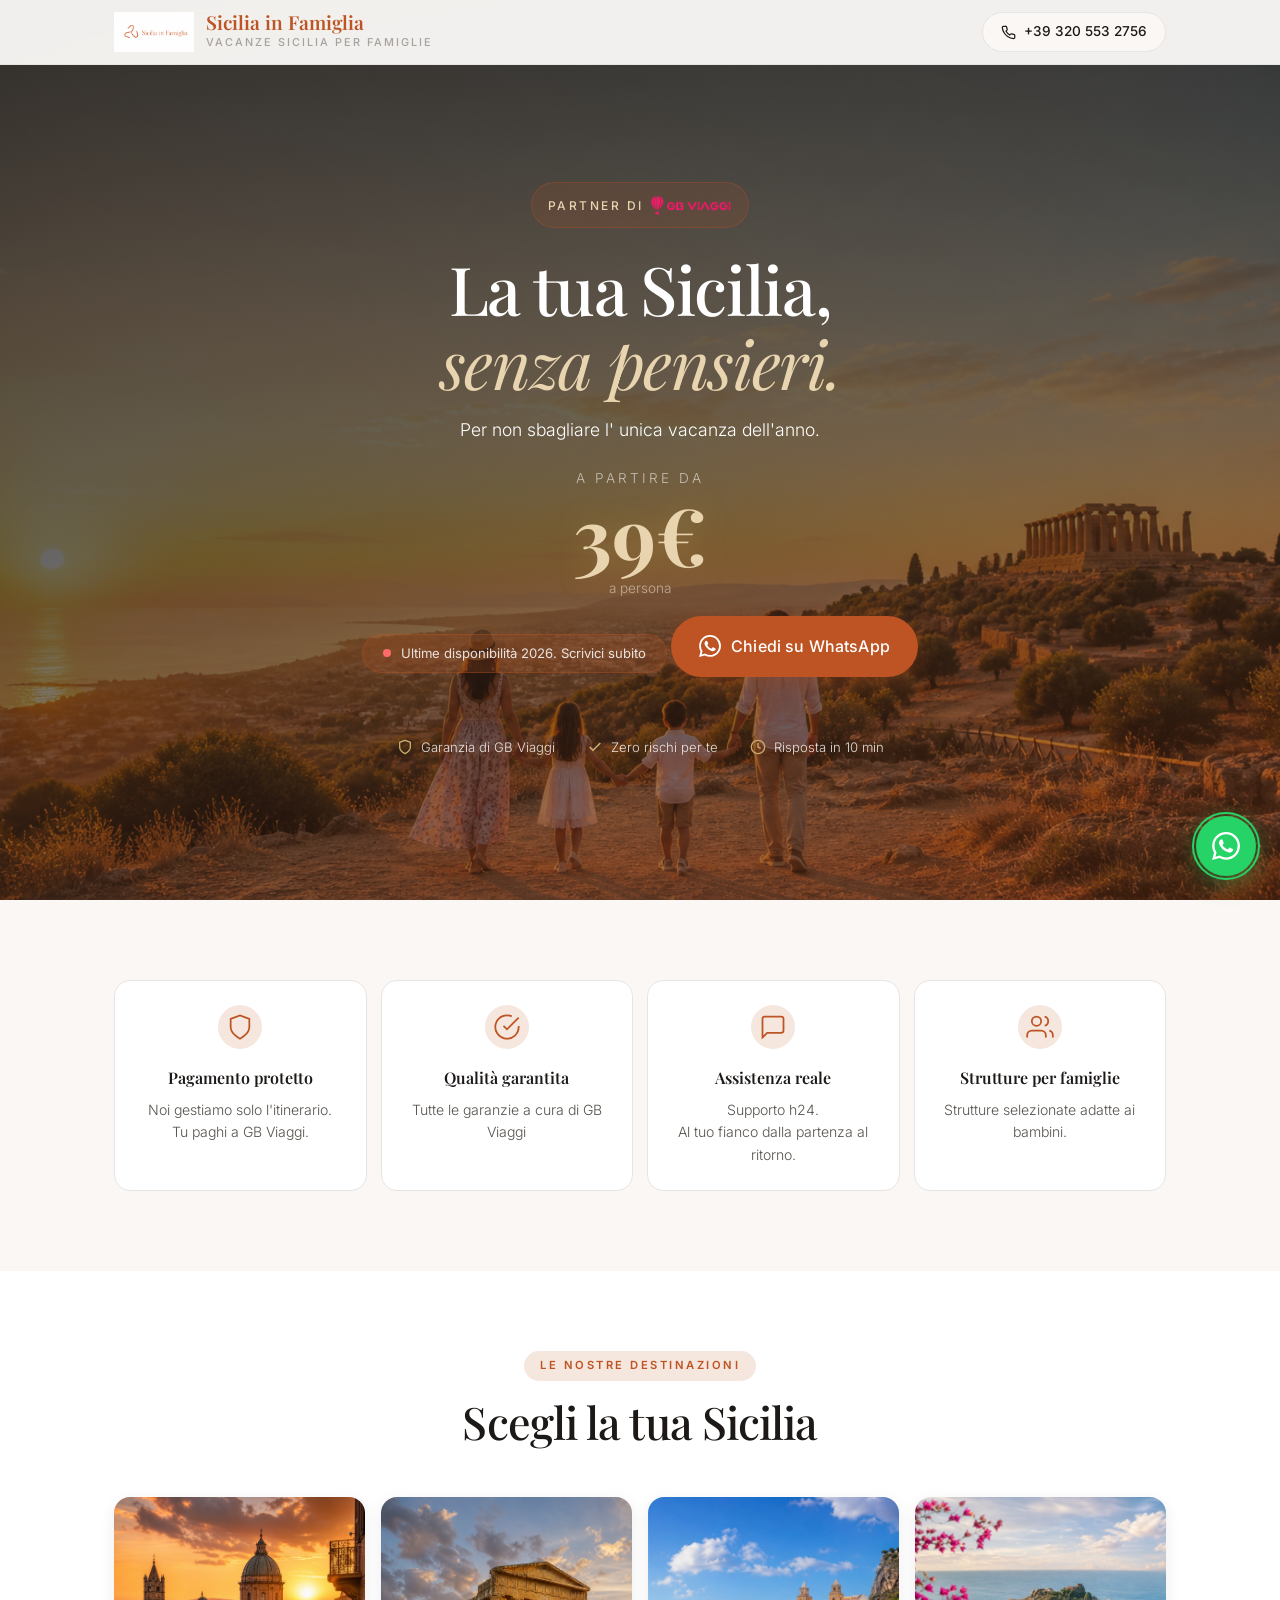
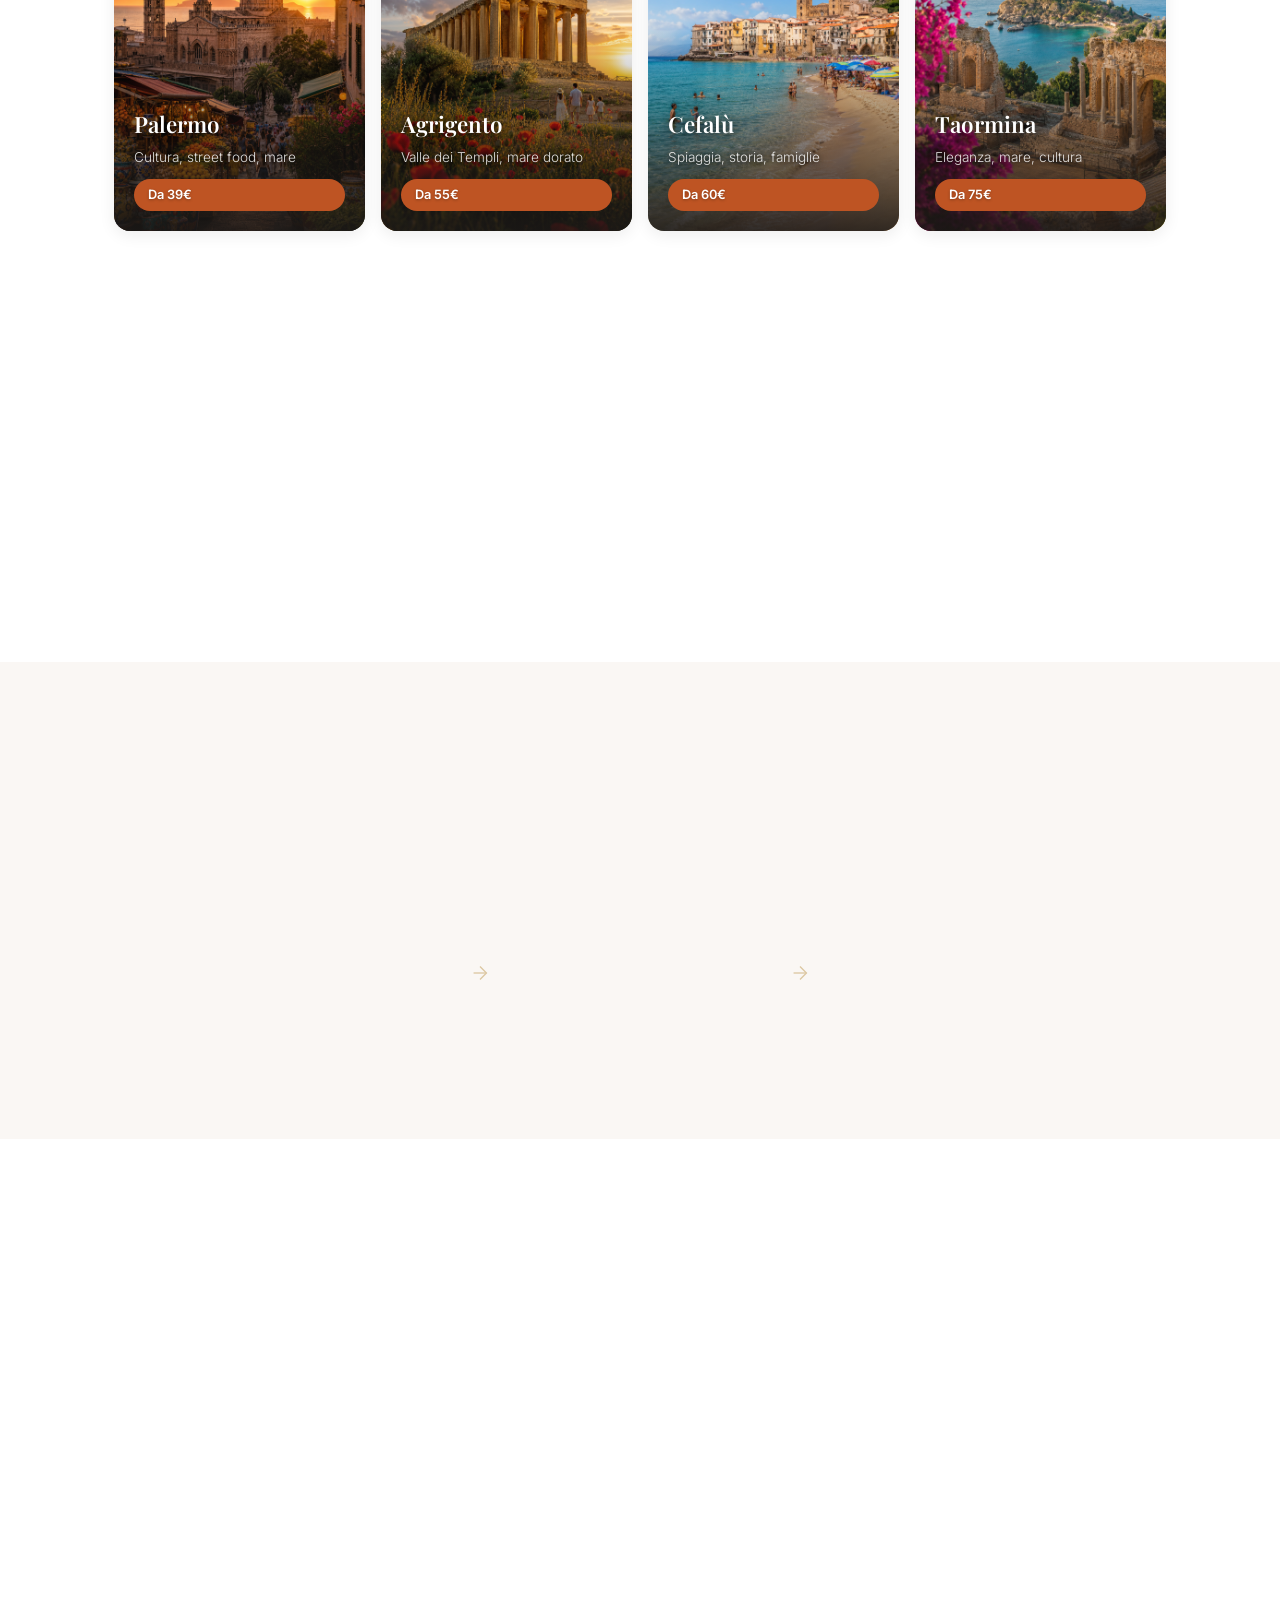
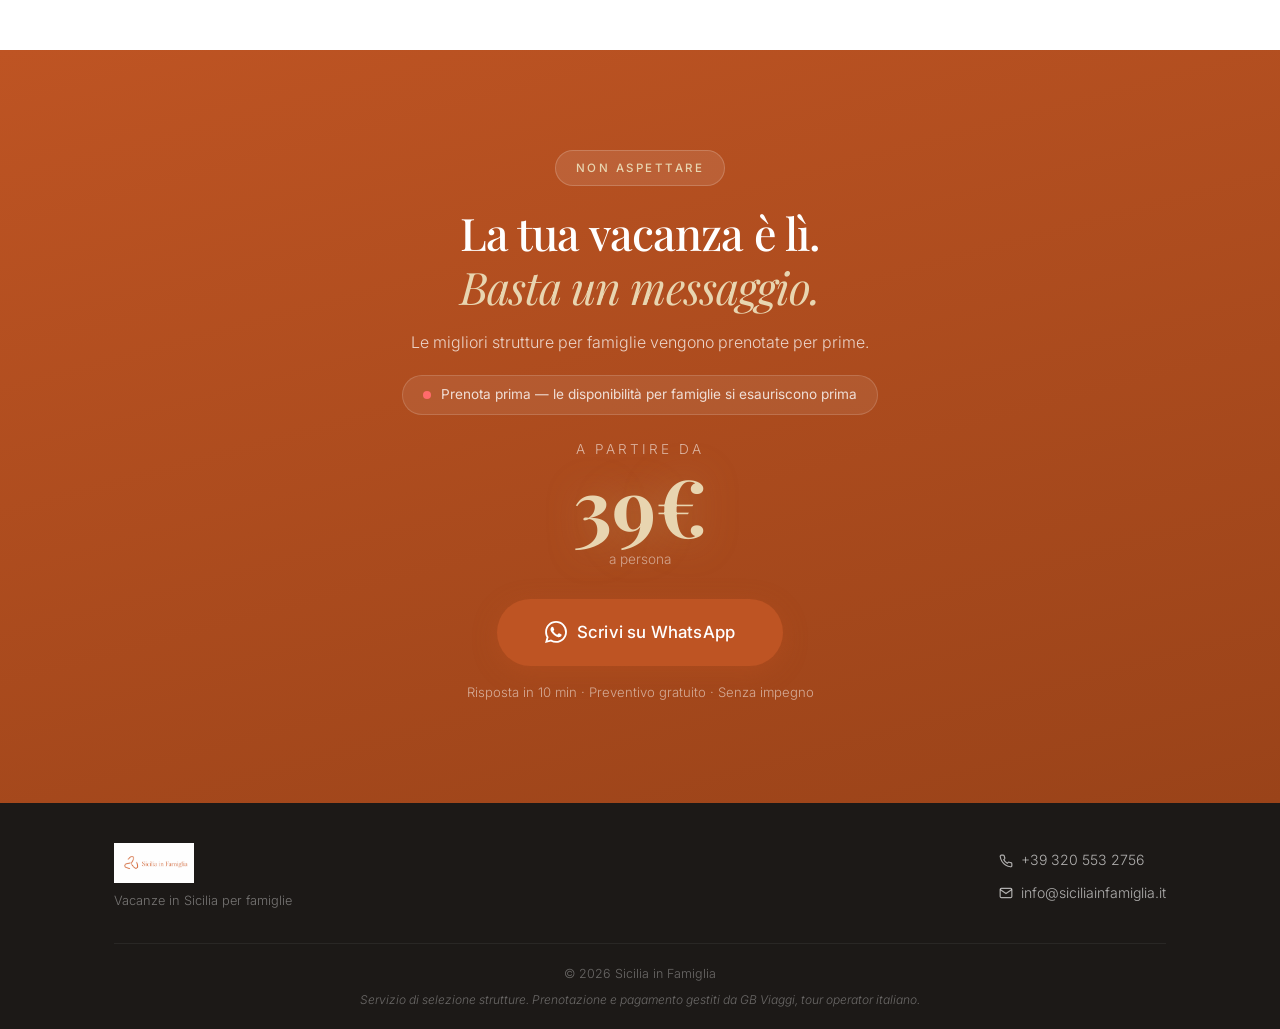
<file: index.html>
<!DOCTYPE html>
<html lang="it">
<head>
    <meta charset="UTF-8">
    <meta name="viewport" content="width=device-width, initial-scale=1.0">
    <meta name="description" content="Vacanze in Sicilia per famiglie. Strutture selezionate, prenotazione sicura tramite un Tour Operator partner GB Viaggi. A partire da 39€.">
    <meta property="og:title" content="Sicilia in Famiglia — Vacanze Sicilia per Famiglie">
    <meta property="og:description" content="Strutture verificate per famiglie in Sicilia. Prenotazione sicura tramite un Tour Operator partner GB Viaggi. A partire da 39€.">
    <meta property="og:image" content="images/hero/hero-main.jpg">
    <title>Sicilia in Famiglia — Vacanze Sicilia per Famiglie</title>
    <link rel="preconnect" href="https://fonts.googleapis.com">
    <link rel="preconnect" href="https://fonts.gstatic.com" crossorigin>
    <link href="https://fonts.googleapis.com/css2?family=Playfair+Display:ital,wght@0,400;0,500;0,600;0,700;1,400;1,500&family=Inter:wght@300;400;500;600&display=swap" rel="stylesheet">
    <link rel="stylesheet" href="css/style.css">
    <link rel="icon" type="image/png" href="images/icons/favicon.png">
</head>
<body>

    <!-- HEADER MINIMALE -->
    <nav class="navbar" id="navbar">
        <div class="container">
            <div class="nav-brand">
                <img src="images/icons/logo-sicilia-famiglia.png" alt="Sicilia in Famiglia" class="logo">
                <div class="nav-brand-text">
                    <span class="nav-title">Sicilia in Famiglia</span>
                    <span class="nav-subtitle">Vacanze Sicilia per famiglie</span>
                </div>
            </div>
            <a href="tel:+393205532756" class="nav-phone">
                <svg width="16" height="16" viewBox="0 0 24 24" fill="none" stroke="currentColor" stroke-width="2"><path d="M22 16.92v3a2 2 0 0 1-2.18 2 19.79 19.79 0 0 1-8.63-3.07 19.5 19.5 0 0 1-6-6 19.79 19.79 0 0 1-3.07-8.67A2 2 0 0 1 4.11 2h3a2 2 0 0 1 2 1.72 12.84 12.84 0 0 0 .7 2.81 2 2 0 0 1-.45 2.11L8.09 9.91a16 16 0 0 0 6 6l1.27-1.27a2 2 0 0 1 2.11-.45 12.84 12.84 0 0 0 2.81.7A2 2 0 0 1 22 16.92z"/></svg>
                +39 320 553 2756
            </a>
        </div>
    </nav>

    <!-- HERO -->
    <section class="hero" id="hero">
        <div class="hero-bg">
            <img src="images/hero/hero-main.jpg" alt="Vacanza in Sicilia per famiglie" class="hero-img" loading="eager">
            <div class="hero-overlay"></div>
        </div>
        <div class="container">
            <div class="hero-content">
              <span class="hero-badge glow">PARTNER DI <img src="images/icons/logo-gb-viaggi.png" alt="GB Viaggi" style="height:32px;width:auto;vertical-align:middle;margin-left:6px;display:inline;"></span>
                <h1 class="hero-title">
                    La tua Sicilia,<br>
                    <em>senza pensieri.</em>
                </h1>
                <p class="hero-subtitle">
                    Per non sbagliare l' unica vacanza dell'anno.
                </p>
                <div class="hero-price">
                    <span class="price-label">a partire da</span>
                    <span class="price-value">39€</span>
                    <span class="price-note">a persona</span>
                </div>
                <div class="hero-urgency">
                    <span class="urgency-dot"></span>
                    <span class="urgency-text">Ultime disponibilità 2026. Scrivici subito</span>
                </div>
                <a href="https://wa.me/393205532756?text=Ciao%2C%20vorrei%20ricevere%20proposte%20per%20una%20vacanza%20in%20Sicilia%20con%20la%20mia%20famiglia." 
                   class="btn-primary btn-glow" class="btn-primary btn-glow btn-hero"target="_blank" rel="noopener noreferrer">
                    <svg width="22" height="22" viewBox="0 0 24 24" fill="currentColor"><path d="M17.472 14.382c-.297-.149-1.758-.867-2.03-.967-.273-.099-.471-.148-.67.15-.197.297-.767.966-.94 1.164-.173.199-.347.223-.644.075-.297-.15-1.255-.463-2.39-1.475-.883-.788-1.48-1.761-1.653-2.059-.173-.297-.018-.458.13-.606.134-.133.298-.347.446-.52.149-.174.198-.298.298-.497.099-.198.05-.371-.025-.52-.075-.149-.669-1.612-.916-2.207-.242-.579-.487-.5-.669-.51-.173-.008-.371-.01-.57-.01-.198 0-.52.074-.792.372-.272.297-1.04 1.016-1.04 2.479 0 1.462 1.065 2.875 1.213 3.074.149.198 2.096 3.2 5.077 4.487.709.306 1.262.489 1.694.625.712.227 1.36.195 1.871.118.571-.085 1.758-.719 2.006-1.413.248-.694.248-1.289.173-1.413-.074-.124-.272-.198-.57-.347m-5.421 7.403h-.004a9.87 9.87 0 01-5.031-1.378l-.361-.214-3.741.982.998-3.648-.235-.374a9.86 9.86 0 01-1.51-5.26c.001-5.45 4.436-9.884 9.888-9.884 2.64 0 5.122 1.03 6.988 2.898a9.825 9.825 0 012.893 6.994c-.003 5.45-4.437 9.884-9.885 9.884m8.413-18.297A11.815 11.815 0 0012.05 0C5.495 0 .16 5.335.157 11.892c0 2.096.547 4.142 1.588 5.945L.057 24l6.305-1.654a11.882 11.882 0 005.683 1.448h.005c6.554 0 11.89-5.335 11.893-11.893a11.821 11.821 0 00-3.48-8.413z"/></svg>
                    Chiedi su WhatsApp
                </a>
                <div class="hero-trust">
                    <div class="trust-item">
                        <svg width="16" height="16" viewBox="0 0 24 24" fill="none" stroke="currentColor" stroke-width="2"><path d="M12 22s8-4 8-10V5l-8-3-8 3v7c0 6 8 10 8 10z"/></svg>
                        <span>Garanzia di GB Viaggi</span>
                    </div>
                    <div class="trust-item">
                        <svg width="16" height="16" viewBox="0 0 24 24" fill="none" stroke="currentColor" stroke-width="2.5"><polyline points="20 6 9 17 4 12"/></svg>
                        <span>Zero rischi per te</span>
                    </div>
                    <div class="trust-item">
                        <svg width="16" height="16" viewBox="0 0 24 24" fill="none" stroke="currentColor" stroke-width="2"><circle cx="12" cy="12" r="10"/><polyline points="12 6 12 12 16 14"/></svg>
                        <span>Risposta in 10 min</span>
                    </div>
                </div>
            </div>
        </div>
    </section>

    <!-- GARANZIE -->
    <section class="section section-guarantees" id="garanzie">
        <div class="container">
            <div class="guarantees-grid">
                <div class="guarantee-card">
                    <div class="guarantee-icon">
                        <svg width="28" height="28" viewBox="0 0 24 24" fill="none" stroke="currentColor" stroke-width="1.5"><path d="M12 22s8-4 8-10V5l-8-3-8 3v7c0 6 8 10 8 10z"/></svg>
                    </div>
                    <h3>Pagamento protetto</h3>
                    <p>Noi gestiamo solo l'itinerario.<br>Tu paghi a GB Viaggi.</p>
                </div>
                <div class="guarantee-card">
                    <div class="guarantee-icon">
                        <svg width="28" height="28" viewBox="0 0 24 24" fill="none" stroke="currentColor" stroke-width="1.5"><path d="M22 11.08V12a10 10 0 1 1-5.93-9.14"/><polyline points="22 4 12 14.01 9 11.01"/></svg>
                    </div>
                    <h3>Qualità garantita</h3>
                    <p>Tutte le garanzie a cura di GB Viaggi</p>
                </div>
                <div class="guarantee-card">
                    <div class="guarantee-icon">
                        <svg width="28" height="28" viewBox="0 0 24 24" fill="none" stroke="currentColor" stroke-width="1.5"><path d="M21 15a2 2 0 0 1-2 2H7l-4 4V5a2 2 0 0 1 2-2h14a2 2 0 0 1 2 2z"/></svg>
                    </div>
                    <h3>Assistenza reale</h3>
                    <p>Supporto h24.<br>Al tuo fianco dalla partenza al ritorno.</p>
                </div>
                <div class="guarantee-card">
                    <div class="guarantee-icon">
                        <svg width="28" height="28" viewBox="0 0 24 24" fill="none" stroke="currentColor" stroke-width="1.5"><path d="M17 21v-2a4 4 0 0 0-4-4H5a4 4 0 0 0-4 4v2"/><circle cx="9" cy="7" r="4"/><path d="M23 21v-2a4 4 0 0 0-3-3.87"/><path d="M16 3.13a4 4 0 0 1 0 7.75"/></svg>
                    </div>
                    <h3>Strutture per famiglie</h3>
                    <p>Strutture selezionate adatte ai bambini.</p>
                </div>
            </div>
        </div>
    </section>

    <!-- DESTINAZIONI INTEGRATE -->
    <section class="section section-destinations" id="destinazioni">
        <div class="container">
            <div class="section-header center">
                <span class="section-label">Le nostre destinazioni</span>
                <h2 class="section-title">Scegli la tua Sicilia</h2>
            </div>
            <div class="destinations-grid">
                <div class="destination-card" onclick="openDestination('palermo')">
                    <img src="images/destinations/palermo.jpg" alt="Palermo" class="destination-img" loading="lazy">
                    <div class="destination-overlay">
                        <h3>Palermo</h3>
                        <p>Cultura, street food, mare</p>
                        <span class="destination-price">Da 39€</span>
                    </div>
                </div>
                <div class="destination-card" onclick="openDestination('agrigento')">
                    <img src="images/destinations/agrigento.jpg" alt="Agrigento" class="destination-img" loading="lazy">
                    <div class="destination-overlay">
                        <h3>Agrigento</h3>
                        <p>Valle dei Templi, mare dorato</p>
                        <span class="destination-price">Da 55€</span>
                    </div>
                </div>
                <div class="destination-card" onclick="openDestination('cefalu')">
                    <img src="images/destinations/cefalu.jpg" alt="Cefalù" class="destination-img" loading="lazy">
                    <div class="destination-overlay">
                        <h3>Cefalù</h3>
                        <p>Spiaggia, storia, famiglie</p>
                        <span class="destination-price">Da 60€</span>
                    </div>
                </div>
                <div class="destination-card" onclick="openDestination('taormina')">
                    <img src="images/destinations/taormina.jpg" alt="Taormina" class="destination-img" loading="lazy">
                    <div class="destination-overlay">
                        <h3>Taormina</h3>
                        <p>Eleganza, mare, cultura</p>
                        <span class="destination-price">Da 75€</span>
                    </div>
                </div>
                <div class="destination-card" onclick="openDestination('catania')">
                    <img src="images/destinations/catania.jpg" alt="Catania" class="destination-img" loading="lazy">
                    <div class="destination-overlay">
                        <h3>Catania</h3>
                        <p>Avventura, natura, crateri</p>
                        <span class="destination-price">Da 50€</span>
                    </div>
                </div>
                <div class="destination-card" onclick="openDestination('siracusa')">
                    <img src="images/destinations/siracusa.jpg" alt="Siracusa" class="destination-img" loading="lazy">
                    <div class="destination-overlay">
                        <h3>Siracusa</h3>
                        <p>Barocco, mare cristallino</p>
                        <span class="destination-price">Da 65€</span>
                    </div>
                </div>
                <div class="destination-card" onclick="openDestination('isole-eolie')">
                    <img src="images/destinations/isole-eolie.jpg" alt="Isole Eolie" class="destination-img" loading="lazy">
                    <div class="destination-overlay">
                        <h3>Isole Eolie</h3>
                        <p>Vulcani, mare turchese, relax</p>
                        <span class="destination-price">Da 80€</span>
                    </div>
                </div>
            </div>
        </div>
    </section>

    <!-- COME FUNZIONA -->
    <section class="section section-light" id="come-funziona">
        <div class="container">
            <div class="section-header center">
                <span class="section-label">Come funziona</span>
                <h2 class="section-title">Tre passi. Zero stress.</h2>
            </div>
            <div class="steps-container">
                <div class="step-card">
                    <div class="step-number">1</div>
                    <h3 class="step-title">Scrivici</h3>
                    <p class="step-desc">Un messaggio WhatsApp. Basta quello.</p>
                </div>
                <div class="step-connector">
                    <svg width="20" height="20" viewBox="0 0 24 24" fill="none" stroke="#C9A96E" stroke-width="1.5"><line x1="5" y1="12" x2="19" y2="12"/><polyline points="12 5 19 12 12 19"/></svg>
                </div>
                <div class="step-card">
                    <div class="step-number">2</div>
                    <h3 class="step-title">Ricevi</h3>
                    <p class="step-desc">2-3 proposte su misura, prezzi veri.</p>
                </div>
                <div class="step-connector">
                    <svg width="20" height="20" viewBox="0 0 24 24" fill="none" stroke="#C9A96E" stroke-width="1.5"><line x1="5" y1="12" x2="19" y2="12"/><polyline points="12 5 19 12 12 19"/></svg>
                </div>
                <div class="step-card">
                    <div class="step-number">3</div>
                    <h3 class="step-title">Prenota</h3>
                    <p class="step-desc">Paghi GB Viaggi in sicurezza e garanzia.</p>
                </div>
            </div>
        </div>
    </section>

    <!-- PROVA SOCIALE -->
    <section class="section section-social" id="prova-sociale">
        <div class="container">
            <div class="section-header center">
                <span class="section-label">Famiglie come la tua</span>
                <h2 class="section-title">Si sono già fidate</h2>
            </div>
            <div class="testimonials-grid">
                <div class="testimonial-card">
                    <div class="testimonial-header">
                        <img src="images/testimonials/avatar-1.jpg" alt="Maria R." class="testimonial-avatar" loading="lazy">
                        <div class="testimonial-info">
                            <span class="testimonial-name">Maria R.</span>
                            <span class="testimonial-family">2 bambini, 6 e 9 anni</span>
                        </div>
                    </div>
                    <p class="testimonial-text">"Non avremmo trovato questo resort da soli. Vacanza perfetta!"</p>
                    <span class="testimonial-destination">Cefalù</span>
                </div>
                <div class="testimonial-card">
                    <div class="testimonial-header">
                        <img src="images/testimonials/avatar-2.jpg" alt="Luca B." class="testimonial-avatar" loading="lazy">
                        <div class="testimonial-info">
                            <span class="testimonial-name">Luca B.</span>
                            <span class="testimonial-family">3 bambini, 4-12 anni</span>
                        </div>
                    </div>
                    <p class="testimonial-text">"Quando nostro figlio si è fatto male, ci hanno aiutato in 20 minuti."</p>
                    <span class="testimonial-destination">Taormina</span>
                </div>
                <div class="testimonial-card">
                    <div class="testimonial-header">
                        <img src="images/testimonials/avatar-3.jpg" alt="Giulia M." class="testimonial-avatar" loading="lazy">
                        <div class="testimonial-info">
                            <span class="testimonial-name">Giulia M.</span>
                            <span class="testimonial-family">1 bambino, 3 anni</span>
                        </div>
                    </div>
                    <p class="testimonial-text">"Prima volta in Sicilia con un bambino piccolo. Torneremo!"</p>
                    <span class="testimonial-destination">Palermo</span>
                </div>
            </div>
        </div>
    </section>

    <!-- CHIUSURA -->
    <section class="section section-closing" id="chiusura">
        <div class="container">
            <div class="closing-content">
                <span class="closing-badge glow">Non aspettare</span>
                <h2 class="section-title">
                    La tua vacanza è lì.<br>
                    <em>Basta un messaggio.</em>
                </h2>
                <p class="closing-text">Le migliori strutture per famiglie vengono prenotate per prime.</p>
                <div class="closing-urgency">
                    <span class="urgency-dot"></span>
                    <span class="urgency-text">Prenota prima — le disponibilità per famiglie si esauriscono prima</span>
                </div>
                <div class="closing-price">
                    <span class="price-label">a partire da</span>
                    <span class="price-value">39€</span>
                    <span class="price-note">a persona</span>
                </div>
                <a href="https://wa.me/393205532756?text=Ciao%2C%20vorrei%20ricevere%20proposte%20per%20una%20vacanza%20in%20Sicilia%20con%20la%20mia%20famiglia." 
                   class="btn-primary btn-large btn-glow" target="_blank" rel="noopener noreferrer">
                    <svg width="24" height="24" viewBox="0 0 24 24" fill="currentColor"><path d="M17.472 14.382c-.297-.149-1.758-.867-2.03-.967-.273-.099-.471-.148-.67.15-.197.297-.767.966-.94 1.164-.173.199-.347.223-.644.075-.297-.15-1.255-.463-2.39-1.475-.883-.788-1.48-1.761-1.653-2.059-.173-.297-.018-.458.13-.606.134-.133.298-.347.446-.52.149-.174.198-.298.298-.497.099-.198.05-.371-.025-.52-.075-.149-.669-1.612-.916-2.207-.242-.579-.487-.5-.669-.51-.173-.008-.371-.01-.57-.01-.198 0-.52.074-.792.372-.272.297-1.04 1.016-1.04 2.479 0 1.462 1.065 2.875 1.213 3.074.149.198 2.096 3.2 5.077 4.487.709.306 1.262.489 1.694.625.712.227 1.36.195 1.871.118.571-.085 1.758-.719 2.006-1.413.248-.694.248-1.289.173-1.413-.074-.124-.272-.198-.57-.347m-5.421 7.403h-.004a9.87 9.87 0 01-5.031-1.378l-.361-.214-3.741.982.998-3.648-.235-.374a9.86 9.86 0 01-1.51-5.26c.001-5.45 4.436-9.884 9.888-9.884 2.64 0 5.122 1.03 6.988 2.898a9.825 9.825 0 012.893 6.994c-.003 5.45-4.437 9.884-9.885 9.884m8.413-18.297A11.815 11.815 0 0012.05 0C5.495 0 .16 5.335.157 11.892c0 2.096.547 4.142 1.588 5.945L.057 24l6.305-1.654a11.882 11.882 0 005.683 1.448h.005c6.554 0 11.89-5.335 11.893-11.893a11.821 11.821 0 00-3.48-8.413z"/></svg>
                    Scrivi su WhatsApp
                </a>
                <p class="cta-note">Risposta in 10 min · Preventivo gratuito · Senza impegno</p>
            </div>
        </div>
    </section>

    <!-- FOOTER MINIMALE -->
    <footer class="footer">
        <div class="container">
            <div class="footer-content">
                <div class="footer-brand">
                    <img src="images/icons/logo-sicilia-famiglia.png" alt="Sicilia in Famiglia" class="footer-logo">
                    <p class="footer-tagline">Vacanze in Sicilia per famiglie</p>
                </div>
                <div class="footer-contact">
                    <a href="tel:+393205532756" class="footer-phone">
                        <svg width="16" height="16" viewBox="0 0 24 24" fill="none" stroke="currentColor" stroke-width="2"><path d="M22 16.92v3a2 2 0 0 1-2.18 2 19.79 19.79 0 0 1-8.63-3.07 19.5 19.5 0 0 1-6-6 19.79 19.79 0 0 1-3.07-8.67A2 2 0 0 1 4.11 2h3a2 2 0 0 1 2 1.72 12.84 12.84 0 0 0 .7 2.81 2 2 0 0 1-.45 2.11L8.09 9.91a16 16 0 0 0 6 6l1.27-1.27a2 2 0 0 1 2.11-.45 12.84 12.84 0 0 0 2.81.7A2 2 0 0 1 22 16.92z"/></svg>
                        +39 320 553 2756
                    </a>
                    <a href="mailto:info@siciliainfamiglia.it" class="footer-email">
                        <svg width="16" height="16" viewBox="0 0 24 24" fill="none" stroke="currentColor" stroke-width="2"><path d="M4 4h16c1.1 0 2 .9 2 2v12c0 1.1-.9 2-2 2H4c-1.1 0-2-.9-2-2V6c0-1.1.9-2 2-2z"/><polyline points="22,6 12,13 2,6"/></svg>
                        info@siciliainfamiglia.it
                    </a>
                </div>
            </div>
            <div class="footer-bottom">
                <p>© 2026 Sicilia in Famiglia</p>
                <p class="footer-note">Servizio di selezione strutture. Prenotazione e pagamento gestiti da GB Viaggi, tour operator italiano.</p>
            </div>
        </div>
    </footer>

    <!-- STICKY WHATSAPP -->
    <a href="https://wa.me/393205532756?text=Ciao%2C%20vorrei%20ricevere%20proposte%20per%20una%20vacanza%20in%20Sicilia%20con%20la%20mia%20famiglia." 
       class="sticky-whatsapp" target="_blank" rel="noopener noreferrer" aria-label="Scrivi su WhatsApp">
        <svg width="28" height="28" viewBox="0 0 24 24" fill="currentColor"><path d="M17.472 14.382c-.297-.149-1.758-.867-2.03-.967-.273-.099-.471-.148-.67.15-.197.297-.767.966-.94 1.164-.173.199-.347.223-.644.075-.297-.15-1.255-.463-2.39-1.475-.883-.788-1.48-1.761-1.653-2.059-.173-.297-.018-.458.13-.606.134-.133.298-.347.446-.52.149-.174.198-.298.298-.497.099-.198.05-.371-.025-.52-.075-.149-.669-1.612-.916-2.207-.242-.579-.487-.5-.669-.51-.173-.008-.371-.01-.57-.01-.198 0-.52.074-.792.372-.272.297-1.04 1.016-1.04 2.479 0 1.462 1.065 2.875 1.213 3.074.149.198 2.096 3.2 5.077 4.487.709.306 1.262.489 1.694.625.712.227 1.36.195 1.871.118.571-.085 1.758-.719 2.006-1.413.248-.694.248-1.289.173-1.413-.074-.124-.272-.198-.57-.347m-5.421 7.403h-.004a9.87 9.87 0 01-5.031-1.378l-.361-.214-3.741.982.998-3.648-.235-.374a9.86 9.86 0 01-1.51-5.26c.001-5.45 4.436-9.884 9.888-9.884 2.64 0 5.122 1.03 6.988 2.898a9.825 9.825 0 012.893 6.994c-.003 5.45-4.437 9.884-9.885 9.884m8.413-18.297A11.815 11.815 0 0012.05 0C5.495 0 .16 5.335.157 11.892c0 2.096.547 4.142 1.588 5.945L.057 24l6.305-1.654a11.882 11.882 0 005.683 1.448h.005c6.554 0 11.89-5.335 11.893-11.893a11.821 11.821 0 00-3.48-8.413z"/></svg>
    </a>

    <script src="js/main.js"></script>
</body>
</html>
</file>
<file: css/style.css>
/* ============================================
   SICILIA IN FAMIGLIA — v4.1
   Minimal. Elegante. Emotivo. Converte.
   ============================================ */

:root {
    --brand: #BE5423;
    --brand-dark: #9A4319;
    --brand-light: #D4734A;
    --brand-soft: #F5E6DE;
    --gold: #C9A96E;
    --gold-light: #E8D5B0;
    --cream: #FAF7F4;
    --text-dark: #1C1917;
    --text-medium: #57534E;
    --text-light: #A8A29E;
    --text-white: #FFFFFF;
    --bg-white: #FFFFFF;
    --bg-cream: #FAF7F4;
    --bg-dark: #1C1917;
    --bg-charcoal: #292524;
    --border-light: #E7E5E4;
    --shadow-sm: 0 1px 3px rgba(28,25,23,0.04);
    --shadow-md: 0 4px 16px rgba(28,25,23,0.08);
    --shadow-lg: 0 12px 40px rgba(28,25,23,0.12);
    --radius-lg: 16px;
    --radius-xl: 24px;
    --font-heading: 'Playfair Display', Georgia, serif;
    --font-body: 'Inter', -apple-system, sans-serif;
    --transition: 0.3s cubic-bezier(0.4,0,0.2,1);
}

*, *::before, *::after { margin:0; padding:0; box-sizing:border-box; }
html { scroll-behavior:smooth; font-size:16px; }
body { font-family:var(--font-body); color:var(--text-dark); line-height:1.6; background:var(--bg-white); -webkit-font-smoothing:antialiased; }
img { max-width:100%; height:auto; display:block; }
a { text-decoration:none; color:inherit; transition:var(--transition); }
ul { list-style:none; }

.container { width:100%; max-width:1100px; margin:0 auto; padding:0 24px; }
@media(max-width:768px){ .container{padding:0 18px;} }

/* ==================== */
/* ANIMATIONS GLOBAL */
/* ==================== */
@keyframes fadeInUp {
    from { opacity:0; transform:translateY(30px); }
    to { opacity:1; transform:translateY(0); }
}
@keyframes glow {
    0%, 100% { box-shadow: 0 0 5px rgba(201,169,110,0.3), 0 0 10px rgba(201,169,110,0.1); }
    50% { box-shadow: 0 0 15px rgba(201,169,110,0.5), 0 0 25px rgba(201,169,110,0.2); }
}
@keyframes shimmer {
    0% { background-position: -200% center; }
    100% { background-position: 200% center; }
}
@keyframes breathe {
    0%, 100% { transform: scale(1); }
    50% { transform: scale(1.03); }
}
@keyframes float {
    0%, 100% { transform: translateY(0); }
    50% { transform: translateY(-6px); }
}
@keyframes pulse-ring {
    0% { transform: scale(0.8); opacity: 0.8; }
    100% { transform: scale(1.4); opacity: 0; }
}
@keyframes urgency-pulse {
    0%, 100% { opacity: 1; transform: scale(1); }
    50% { opacity: 0.6; transform: scale(1.2); }
}

.glow { animation: glow 3s ease-in-out infinite; }

/* ==================== */
/* HEADER MINIMALE */
/* ==================== */
.navbar {
    position:fixed;
    top:0;
    left:0;
    right:0;
    z-index:999;
    background:rgba(253,252,250,0.94);
    backdrop-filter:blur(20px);
    border-bottom:1px solid var(--border-light);
    transition:var(--transition);
}
.navbar .container { display:flex; align-items:center; justify-content:space-between; padding:12px 24px; height:64px; }

.nav-brand { display:flex; align-items:center; gap:12px; }
.logo { height:40px; width:auto; object-fit:contain; }
.nav-brand-text { display:flex; flex-direction:column; gap:1px; }
.nav-title { font-family:var(--font-heading); font-size:1.2rem; font-weight:600; color:var(--brand); line-height:1.1; }
.nav-subtitle { font-size:0.68rem; color:var(--text-light); text-transform:uppercase; letter-spacing:2px; font-weight:500; }

.nav-phone {
    display:flex;
    align-items:center;
    gap:8px;
    padding:8px 18px;
    background:var(--bg-cream);
    border:1px solid var(--border-light);
    border-radius:100px;
    font-size:0.85rem;
    font-weight:500;
    color:var(--text-dark);
    transition:var(--transition);
}
.nav-phone:hover { background:var(--brand); color:var(--text-white); border-color:var(--brand); }
.nav-phone svg { width:15px; height:15px; }

@media(max-width:640px){ .nav-brand-text{display:none;} .nav-phone span{display:none;} .nav-phone{padding:8px;} }

/* ==================== */
/* HERO */
/* ==================== */
.hero {
    position:relative;
    min-height:100vh;
    display:flex;
    align-items:center;
    justify-content:center;
    overflow:hidden;
    padding:100px 0 60px;
}
.hero-bg { position:absolute; inset:0; z-index:1; }
.hero-img { width:100%; height:100%; object-fit:cover; filter:brightness(0.75); }
.hero-overlay { position:absolute; inset:0; background:linear-gradient(165deg,rgba(28,25,23,0.82) 0%,rgba(28,25,23,0.5) 50%,rgba(190,84,35,0.25) 100%); }
.hero-content { position:relative; z-index:2; text-align:center; max-width:720px; margin:0 auto; animation:fadeInUp 1.2s ease forwards; }

.hero-badge {
    display: inline-flex;
align-items: center;
    padding:6px 16px;
    background:rgba(190,84,35,0.15);
    border:1px solid rgba(190,84,35,0.3);
    border-radius:100px;
    color:var(--gold-light);
    font-size:0.75rem;
    font-weight:500;
    text-transform:uppercase;
    letter-spacing:2.5px;
    margin-bottom:24px;
    backdrop-filter:blur(6px);
}

.hero-title {
    font-family:var(--font-heading);
    font-size:clamp(2.4rem,5.5vw,4.2rem);
    font-weight:500;
    color:var(--text-white);
    line-height:1.1;
    margin-bottom:16px;
    letter-spacing:-0.02em;
}
.hero-title em { font-style:italic; color:var(--gold-light); font-weight:400; }

.hero-subtitle {
    font-size:clamp(0.95rem,1.6vw,1.1rem);
    color:#fff;
    max-width:420px;
    margin:0 auto 24px;
    line-height:1.6;
    font-weight:300;
}

/* PREZZO HERO */
.hero-price {
    margin-bottom:16px;
    animation: fadeInUp 1.4s ease forwards;
}
.price-label {
    display:block;
    font-size:0.85rem;
    color:rgba(255,255,255,0.6);
    text-transform:uppercase;
    letter-spacing:3px;
    margin-bottom:4px;
    font-weight:300;
}
.price-value {
    display:block;
    font-family:var(--font-heading);
    font-size:clamp(3rem,7vw,5rem);
    font-weight:700;
    color:var(--gold-light);
    line-height:1;
    text-shadow: 0 0 30px rgba(201,169,110,0.3);
}
.price-note {
    display:block;
    font-size:0.85rem;
    color:rgba(255,255,255,0.5);
    margin-top:4px;
    font-weight:300;
}

/* URGENZA HERO */
.hero-urgency {
    display:inline-flex;
    align-items:center;
    gap:10px;
    margin-bottom:28px;
    padding:8px 20px;
    background:rgba(190,84,35,0.2);
    border:1px solid rgba(190,84,35,0.35);
    border-radius:100px;
    backdrop-filter:blur(6px);
    animation: fadeInUp 1.6s ease forwards;
}
.urgency-dot {
    width:8px;
    height:8px;
    background:#FF6B6B;
    border-radius:50%;
    animation: urgency-pulse 2s ease-in-out infinite;
}
.urgency-text {
    font-size:0.82rem;
    color:rgba(255,255,255,0.85);
    font-weight:400;
}

/* CTA BUTTON */
.btn-primary {
    display:inline-flex;
    align-items:center;
    justify-content:center;
    gap:10px;
    padding:18px 28px;
    background:var(--brand);
    color:var(--text-white);
    font-family:var(--font-body);
    font-size:1rem;
    font-weight:500;
    border:none;
    border-radius:100px;
    cursor:pointer;
    box-shadow:0 6px 24px rgba(190,84,35,0.35);
    transition:var(--transition);
    letter-spacing:0.01em;
    position:relative;
    overflow:hidden;
}
.btn-primary::before {
    content:'';
    position:absolute;
    inset:0;
    background:linear-gradient(90deg,transparent,rgba(255,255,255,0.2),transparent);
    transform:translateX(-100%);
    transition:transform 0.6s;
}
.btn-primary:hover::before { transform:translateX(100%); }
.btn-primary:hover { background:var(--brand-dark); transform:translateY(-2px); box-shadow:0 10px 32px rgba(190,84,35,0.45); }
.btn-primary svg { width:22px; height:22px; flex-shrink:0; }

.btn-glow {
    animation: breathe 3s ease-in-out infinite;
}
.btn-glow:hover {
    animation: none;
}

.btn-large { padding:20px 48px; font-size:1.05rem; }

.hero-trust { display:flex; justify-content:center; gap:32px; flex-wrap:wrap; margin-top:36px; }
.trust-item { display:flex; align-items:center; gap:8px; color:rgba(255,255,255,0.7); font-size:0.82rem; font-weight:300; }
.trust-item svg { width:16px; height:16px; color:var(--gold); flex-shrink:0; }
.trust-item span { color:rgba(255,255,255,0.85); }

@media(max-width:768px){ 
    .hero{padding:120px 0 50px;min-height:auto;} 
    .hero-trust{flex-direction:column;gap:10px;align-items:center;} 
    .btn-primary{padding:16px 28px;font-size:0.95rem;width:100%;max-width:360px;margin:0 auto;display:flex;} 
    .hero-price{margin-bottom:20px;}
    .hero-urgency{padding:6px 14px;}
    .urgency-text{font-size:0.75rem;}
}

/* ==================== */
/* SECTIONS */
/* ==================== */
.section { padding:80px 0; position:relative; }
.section-header { margin-bottom:48px; }
.section-header.center { text-align:center; }

.section-label { 
    display:inline-block; 
    padding:6px 16px; 
    background:var(--brand-soft); 
    color:var(--brand); 
    font-size:0.7rem; 
    font-weight:600; 
    text-transform:uppercase; 
    letter-spacing:2.5px; 
    border-radius:100px; 
    margin-bottom:14px; 
}
.section-title { 
    font-family:var(--font-heading); 
    font-size:clamp(1.8rem,4vw,2.8rem); 
    font-weight:500; 
    color:var(--text-dark); 
    line-height:1.2; 
    letter-spacing:-0.02em; 
}
.section-title em { font-style:italic; color:var(--brand); font-weight:400; }

/* ==================== */
/* GARANZIE */
/* ==================== */
.section-guarantees { background:var(--bg-cream); }
.guarantees-grid { 
    display:grid; 
    grid-template-columns:repeat(4,1fr); 
    gap:14px; 
}
.guarantee-card {
    background:var(--bg-white);
    border:1px solid var(--border-light);
    border-radius:var(--radius-lg);
    padding:24px 16px;
    text-align:center;
    transition:var(--transition);
    position:relative;
    overflow:hidden;
}
.guarantee-card::before {
    content:'';
    position:absolute;
    top:0;
    left:0;
    right:0;
    height:3px;
    background:linear-gradient(90deg,var(--brand),var(--gold));
    transform:scaleX(0);
    transition:transform 0.4s ease;
}
.guarantee-card:hover::before { transform:scaleX(1); }
.guarantee-card:hover { 
    transform:translateY(-6px); 
    box-shadow:var(--shadow-lg); 
    border-color:rgba(190,84,35,0.15); 
}
.guarantee-icon {
    width:44px;
    height:44px;
    background:var(--brand-soft);
    border-radius:50%;
    display:flex;
    align-items:center;
    justify-content:center;
    margin:0 auto 16px;
    color:var(--brand);
    transition:var(--transition);
}
.guarantee-card:hover .guarantee-icon {
    background:var(--brand);
    color:var(--text-white);
    transform:scale(1.1);
}
.guarantee-card h3 { 
    font-family:var(--font-heading); 
    font-size:1rem; 
    font-weight:600; 
    margin-bottom:8px; 
    color:var(--text-dark); 
}
.guarantee-card p { 
    font-size:0.88rem; 
    color:var(--text-medium); 
    line-height:1.6; 
    font-weight:300; 
}

@media(max-width:900px){ .guarantees-grid{grid-template-columns:repeat(2,1fr);} }
@media(max-width:480px){ .guarantees-grid{grid-template-columns:1fr;} }

/* ==================== */
/* DESTINAZIONI */
/* ==================== */
.section-destinations { background:var(--bg-white); }
.destinations-grid { 
    display:grid; 
    grid-template-columns:repeat(4,1fr); 
    gap:16px; 
}
.destination-card { 
    position:relative; 
    border-radius:var(--radius-lg); 
    overflow:hidden; 
    cursor:pointer; 
    aspect-ratio:3/4; 
    box-shadow:var(--shadow-md); 
    transition:var(--transition); 
}
.destination-card:hover { 
    transform:translateY(-8px); 
    box-shadow:var(--shadow-lg); 
}
.destination-img { 
    width:100%; 
    height:100%; 
    object-fit:cover; 
    transition:transform 0.6s ease; 
}
.destination-card:hover .destination-img { 
    transform:scale(1.1); 
}
.destination-overlay {
    position:absolute;
    inset:0;
    background:linear-gradient(transparent 40%,rgba(28,25,23,0.9) 100%);
    display:flex;
    flex-direction:column;
    justify-content:flex-end;
    padding:20px;
    color:var(--text-white);
    transition:var(--transition);
}
.destination-card:hover .destination-overlay {
    background:linear-gradient(transparent 20%,rgba(28,25,23,0.92) 100%);
}
.destination-overlay h3 { 
    font-family:var(--font-heading); 
    font-size:1.4rem; 
    font-weight:600; 
    margin-bottom:4px; 
    transition:var(--transition);
    text-shadow: 0 2px 8px rgba(0,0,0,0.5), 0 0 20px rgba(0,0,0,0.3);
}
.destination-card:hover .destination-overlay h3 {
    transform:translateY(-4px);
}
.destination-overlay p { 
    font-size:0.85rem; 
    color:rgba(255,255,255,0.85); 
    margin-bottom:10px; 
    font-weight:300; 
    transition:var(--transition);
    text-shadow: 0 1px 4px rgba(0,0,0,0.6), 0 0 10px rgba(0,0,0,0.4);
}
.destination-card:hover .destination-overlay p {
    transform:translateY(-4px);
}
.destination-price { 
    display:inline-block; 
    padding:6px 14px; 
    background:var(--brand); 
    color:var(--text-white); 
    font-size:0.8rem; 
    font-weight:600; 
    border-radius:100px; 
    transition:var(--transition);
    text-shadow: 0 1px 3px rgba(0,0,0,0.3);
}
.destination-card:hover .destination-price {
    transform:translateY(-4px);
    box-shadow:0 4px 12px rgba(190,84,35,0.4);
}

@media(max-width:1024px){ .destinations-grid{grid-template-columns:repeat(3,1fr);} }
@media(max-width:768px){ .destinations-grid{grid-template-columns:repeat(2,1fr);} }
@media(max-width:480px){ .destinations-grid{grid-template-columns:1fr;} }

/* ==================== */
/* COME FUNZIONA */
/* ==================== */
.section-light { background:var(--bg-cream); }
.steps-container { 
    display:grid; 
    grid-template-columns:1fr auto 1fr auto 1fr; 
    gap:20px; 
    align-items:stretch; 
    max-width:900px; 
    margin:0 auto; 
}
.step-card { 
    background:var(--bg-white); 
    padding:40px 28px; 
    border-radius:var(--radius-lg); 
    box-shadow:var(--shadow-md); 
    text-align:center; 
    position:relative; 
    transition:var(--transition); 
    border:1px solid var(--border-light); 
}
.step-card:hover { 
    transform:translateY(-6px); 
    box-shadow:var(--shadow-lg); 
    border-color:rgba(190,84,35,0.15); 
}
.step-number { 
    position:absolute; 
    top:-16px; 
    left:50%; 
    transform:translateX(-50%); 
    width:40px; 
    height:40px; 
    background:var(--brand); 
    color:var(--text-white); 
    font-family:var(--font-heading); 
    font-size:1.1rem; 
    font-weight:600; 
    border-radius:50%; 
    display:flex; 
    align-items:center; 
    justify-content:center; 
    box-shadow:0 4px 16px rgba(190,84,35,0.3); 
}
.step-title { 
    font-family:var(--font-heading); 
    font-size:1.3rem; 
    font-weight:600; 
    color:var(--text-dark); 
    margin-bottom:10px; 
    letter-spacing:-0.01em; 
}
.step-desc { 
    color:var(--text-medium); 
    font-size:0.9rem; 
    line-height:1.6; 
    font-weight:300; 
}
.step-connector { 
    display:flex; 
    align-items:center; 
    justify-content:center; 
}
.step-connector svg { 
    width:22px; 
    height:22px; 
    color:var(--gold); 
    opacity:0.6; 
    animation: float 3s ease-in-out infinite;
}

@media(max-width:900px){ 
    .steps-container{grid-template-columns:1fr;gap:32px;} 
    .step-connector{display:none;} 
    .step-card{max-width:380px;margin:0 auto;padding:32px 24px;} 
}

/* ==================== */
/* TESTIMONIALS */
/* ==================== */
.section-social { background:var(--bg-white); }
.testimonials-grid { 
    display:grid; 
    grid-template-columns:repeat(3,1fr); 
    gap:20px; 
}
.testimonial-card { 
    background:var(--bg-white); 
    border:1px solid var(--border-light); 
    border-radius:var(--radius-lg); 
    padding:28px; 
    transition:var(--transition); 
    box-shadow:var(--shadow-sm); 
    position:relative;
}
.testimonial-card::before {
    content:'"';
    position:absolute;
    top:16px;
    right:20px;
    font-family:var(--font-heading);
    font-size:3rem;
    color:var(--brand-soft);
    line-height:1;
}
.testimonial-card:hover { 
    box-shadow:var(--shadow-md); 
    transform:translateY(-4px); 
    border-color:rgba(190,84,35,0.12); 
}
.testimonial-header { 
    display:flex; 
    align-items:center; 
    gap:12px; 
    margin-bottom:14px; 
}
.testimonial-avatar { 
    width:48px; 
    height:48px; 
    border-radius:50%; 
    object-fit:cover; 
    border:2px solid var(--border-light); 
    transition:var(--transition);
}
.testimonial-card:hover .testimonial-avatar {
    border-color:var(--brand);
    transform:scale(1.05);
}
.testimonial-info { 
    display:flex; 
    flex-direction:column; 
}
.testimonial-name { 
    font-weight:600; 
    color:var(--text-dark); 
    font-size:0.95rem; 
}
.testimonial-family { 
    font-size:0.75rem; 
    color:var(--text-light); 
    font-weight:300; 
}
.testimonial-text { 
    font-size:0.9rem; 
    color:var(--text-medium); 
    line-height:1.65; 
    font-style:italic; 
    margin-bottom:12px; 
    font-weight:300; 
}
.testimonial-destination { 
    font-size:0.8rem; 
    color:var(--brand); 
    font-weight:500; 
}

@media(max-width:900px){ .testimonials-grid{grid-template-columns:1fr;max-width:500px;margin:0 auto;} }

/* ==================== */
/* CHIUSURA */
/* ==================== */
.section-closing { 
    background:linear-gradient(165deg,var(--brand) 0%,var(--brand-dark) 100%); 
    color:var(--text-white); 
    text-align:center; 
    padding:100px 0; 
}
.closing-content { max-width:600px; margin:0 auto; }
.closing-badge { 
    display:inline-block; 
    padding:8px 20px; 
    background:rgba(255,255,255,0.1); 
    border:1px solid rgba(255,255,255,0.18); 
    border-radius:100px; 
    color:var(--gold-light); 
    font-size:0.72rem; 
    font-weight:500; 
    text-transform:uppercase; 
    letter-spacing:2.5px; 
    margin-bottom:20px; 
}
.section-closing .section-title { 
    color:var(--text-white); 
    margin-bottom:16px; 
}
.section-closing .section-title em { color:var(--gold-light); }
.closing-text { 
    font-size:1rem; 
    color:rgba(255,255,255,0.75); 
    margin-bottom:20px; 
    font-weight:300; 
}

/* URGENZA CHIUSURA */
.closing-urgency {
    display:inline-flex;
    align-items:center;
    gap:10px;
    margin-bottom:24px;
    padding:8px 20px;
    background:rgba(255,255,255,0.08);
    border:1px solid rgba(255,255,255,0.15);
    border-radius:100px;
}
.closing-urgency .urgency-dot {
    width:8px;
    height:8px;
    background:#FF6B6B;
    border-radius:50%;
    animation: urgency-pulse 2s ease-in-out infinite;
}
.closing-urgency .urgency-text {
    font-size:0.85rem;
    color:rgba(255,255,255,0.8);
    font-weight:400;
}

.closing-price {
    margin-bottom:28px;
}
.closing-price .price-label {
    color:rgba(255,255,255,0.6);
}
.closing-price .price-value {
    color:var(--gold-light);
    text-shadow: 0 0 40px rgba(201,169,110,0.4);
}
.closing-price .price-note {
    color:rgba(255,255,255,0.5);
}
.cta-note { 
    font-size:0.82rem; 
    color:rgba(255,255,255,0.55); 
    font-weight:300; 
    margin-top:16px;
}

@media(max-width:768px){
    .closing-urgency{padding:6px 14px;}
    .closing-urgency .urgency-text{font-size:0.75rem;}
}

/* ==================== */
/* FOOTER MINIMALE */
/* ==================== */
.footer { 
    background:var(--bg-dark); 
    color:rgba(255,255,255,0.5); 
    padding:40px 0 20px; 
}
.footer-content {
    display:flex;
    justify-content:space-between;
    align-items:center;
    margin-bottom:32px;
    flex-wrap:wrap;
    gap:20px;
}
.footer-brand { max-width:260px; }
.footer-logo { height:40px; margin-bottom:8px; object-fit:contain; }
.footer-tagline { font-size:0.8rem; color:rgba(255,255,255,0.4); font-weight:300; }
.footer-contact { 
    display:flex; 
    flex-direction:column; 
    gap:10px; 
}
.footer-contact a { 
    display:flex; 
    align-items:center; 
    gap:8px; 
    color:rgba(255,255,255,0.65); 
    font-size:0.88rem; 
    transition:var(--transition); 
    font-weight:300; 
}
.footer-contact a:hover { color:var(--gold); }
.footer-contact svg { width:14px; height:14px; flex-shrink:0; }
.footer-bottom { 
    border-top:1px solid rgba(255,255,255,0.06); 
    padding-top:20px; 
    text-align:center; 
}
.footer-bottom p { 
    font-size:0.78rem; 
    color:rgba(255,255,255,0.35); 
    font-weight:300; 
}
.footer-note { 
    font-size:0.75rem !important; 
    font-style:italic; 
    margin-top:6px;
}

@media(max-width:768px){ 
    .footer-content{flex-direction:column;text-align:center;align-items:center;} 
}

/* ==================== */
/* STICKY WHATSAPP */
/* ==================== */
.sticky-whatsapp {
    position:fixed;
    bottom:24px;
    right:24px;
    width:60px;
    height:60px;
    background:#25D366;
    color:#fff;
    border-radius:50%;
    display:flex;
    align-items:center;
    justify-content:center;
    box-shadow:0 6px 24px rgba(37,211,102,0.4);
    z-index:1000;
    transition:var(--transition);
    animation: breathe 3s ease-in-out infinite;
}
.sticky-whatsapp::before {
    content:'';
    position:absolute;
    inset:-4px;
    border-radius:50%;
    border:2px solid #25D366;
    animation: pulse-ring 2s ease-out infinite;
}
.sticky-whatsapp:hover {
    transform:scale(1.1);
    box-shadow:0 8px 32px rgba(37,211,102,0.5);
    animation:none;
}
.sticky-whatsapp svg { width:28px; height:28px; }

@media(max-width:768px){ 
    .sticky-whatsapp{bottom:16px;right:16px;width:54px;height:54px;} 
    .sticky-whatsapp svg{width:24px;height:24px;}
}

/* SCROLLBAR */
::-webkit-scrollbar { width:5px; }
::-webkit-scrollbar-track { background:var(--bg-cream); }
::-webkit-scrollbar-thumb { background:var(--border-light); border-radius:3px; }
::selection { background:var(--brand); color:var(--text-white); }

/* REDUCED MOTION */
@media (prefers-reduced-motion: reduce) {
    *, *::before, *::after {
        animation-duration: 0.01ms !important;
        animation-iteration-count: 1 !important;
        transition-duration: 0.01ms !important;
    }
}
.btn-hero {
    padding: 18px 28px;
}
</file>
